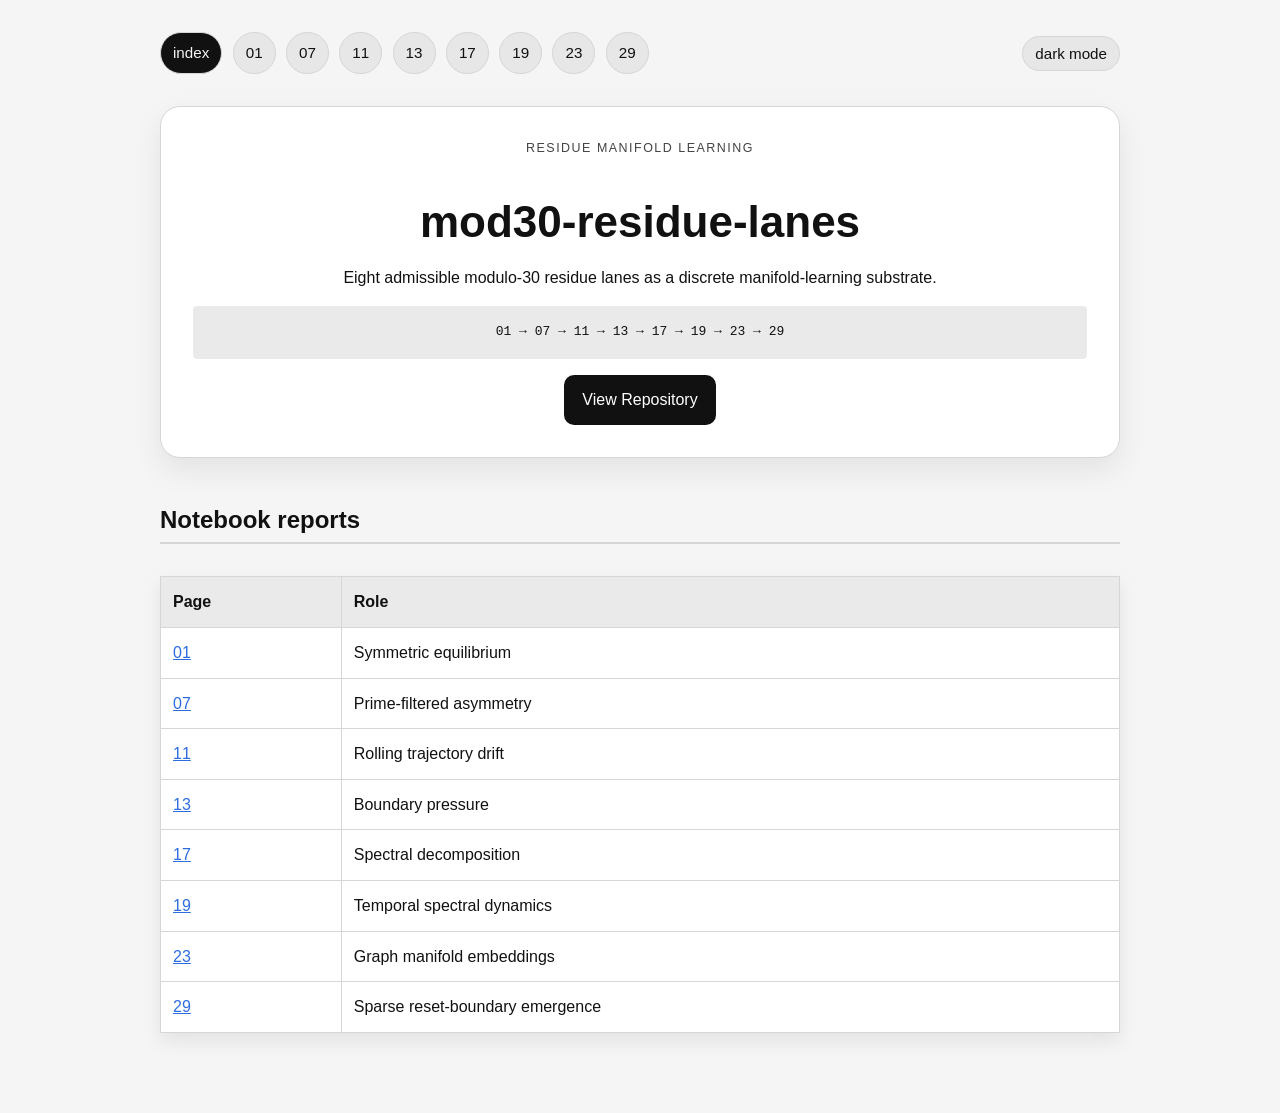
<file: site/index.html>
<!DOCTYPE html>
<html lang="en">
<head>
  <meta charset="utf-8">
  <meta name="viewport" content="width=device-width, initial-scale=1">
  <title>mod30-residue-lanes</title>
  <meta name="description" content="Residue Manifold Learning over constrained mod30 residue lanes.">
  <link rel="stylesheet" href="assets/styles.css">
  <script src="assets/theme.js" defer></script>
</head>
<body>
<main>
  <nav class="topnav" aria-label="Notebook navigation">
    <a href="index.html" aria-current="page">index</a>
    <a href="01.html">01</a>
    <a href="07.html">07</a>
    <a href="11.html">11</a>
    <a href="13.html">13</a>
    <a href="17.html">17</a>
    <a href="19.html">19</a>
    <a href="23.html">23</a>
    <a href="29.html">29</a>
    <button class="theme-toggle" type="button" aria-label="Toggle dark mode">dark mode</button>
  </nav>
  <section class="hero">
    <p class="eyebrow">Residue Manifold Learning</p>
    <h1>mod30-residue-lanes</h1>
    <p>Eight admissible modulo-30 residue lanes as a discrete manifold-learning substrate.</p>
<pre>01 → 07 → 11 → 13 → 17 → 19 → 23 → 29</pre>
    <div class="button-row">
      <a class="repo-link" href="https://github.com/thinkthoughts/mod30-residue-lanes" target="_blank" rel="noopener">View Repository</a>
    </div>
  </section>
  <section>
    <h2>Notebook reports</h2>
    <table>
      <tr><th>Page</th><th>Role</th></tr>
      <tr><td><a href="01.html">01</a></td><td>Symmetric equilibrium</td></tr>
      <tr><td><a href="07.html">07</a></td><td>Prime-filtered asymmetry</td></tr>
      <tr><td><a href="11.html">11</a></td><td>Rolling trajectory drift</td></tr>
      <tr><td><a href="13.html">13</a></td><td>Boundary pressure</td></tr>
      <tr><td><a href="17.html">17</a></td><td>Spectral decomposition</td></tr>
      <tr><td><a href="19.html">19</a></td><td>Temporal spectral dynamics</td></tr>
      <tr><td><a href="23.html">23</a></td><td>Graph manifold embeddings</td></tr>
      <tr><td><a href="29.html">29</a></td><td>Sparse reset-boundary emergence</td></tr>
    </table>
  </section>
</main>
</body>
</html>
</file>
<file: site/assets/styles.css>
:root {
  --bg: #f5f5f5;
  --surface: #ffffff;
  --surface-soft: #eaeaea;
  --text: #111111;
  --muted: #444444;
  --line: #d6d6d6;
  --button: #111111;
  --button-text: #ffffff;
  --accent: #2d6cdf;
  --accent-hover: #1f54b0;
  --nav-bg: #e7e7e7;
  --nav-hover: #d6d6d6;
  --shadow: rgba(0, 0, 0, 0.08);
}

:root[data-theme="dark"] {
  --bg: #0d1117;
  --surface: #161b22;
  --surface-soft: #21262d;
  --text: #f0f3f6;
  --muted: #b7c0cc;
  --line: #30363d;
  --button: #f0f3f6;
  --button-text: #0d1117;
  --accent: #58a6ff;
  --accent-hover: #79b8ff;
  --nav-bg: #21262d;
  --nav-hover: #30363d;
  --shadow: rgba(0, 0, 0, 0.35);
}

* { box-sizing: border-box; }

body {
  margin: 0;
  padding: 0;
  background: var(--bg);
  color: var(--text);
  font-family: Arial, sans-serif;
  line-height: 1.6;
  transition: background 0.2s ease, color 0.2s ease;
}

main {
  max-width: 1000px;
  margin: auto;
  padding: 32px 20px 48px;
}

h1, h2, h3 { line-height: 1.2; }

h1 {
  font-size: clamp(2rem, 5vw, 2.75rem);
  margin-bottom: 0.5rem;
}

h2 {
  margin-top: 3rem;
  border-bottom: 2px solid var(--line);
  padding-bottom: 0.5rem;
}

a { color: var(--accent); }

code, pre {
  background: var(--surface-soft);
  padding: 2px 6px;
  border-radius: 4px;
}

pre {
  padding: 16px;
  overflow-x: auto;
}

.topnav {
  margin-bottom: 2rem;
  display: flex;
  gap: 0.65rem;
  flex-wrap: wrap;
  align-items: center;
}

.topnav a,
.theme-toggle {
  text-decoration: none;
  color: var(--text);
  background: var(--nav-bg);
  border: 1px solid var(--line);
  padding: 8px 12px;
  border-radius: 999px;
  font-size: 0.95rem;
}

.topnav a:hover,
.theme-toggle:hover { background: var(--nav-hover); }

.topnav a[aria-current="page"] {
  background: var(--text);
  color: var(--bg);
}

.theme-toggle {
  cursor: pointer;
  margin-left: auto;
  font-family: inherit;
}

.hero {
  text-align: center;
  margin-bottom: 3rem;
  padding: 2rem;
  background: var(--surface);
  border: 1px solid var(--line);
  border-radius: 20px;
  box-shadow: 0 12px 30px var(--shadow);
}

.eyebrow {
  color: var(--muted);
  text-transform: uppercase;
  letter-spacing: 0.12em;
  font-size: 0.78rem;
  margin: 0 0 0.75rem;
}

.button-row {
  display: flex;
  justify-content: center;
  gap: 0.75rem;
  flex-wrap: wrap;
  margin-top: 1rem;
}

.repo-link,
.notebook-link {
  display: inline-block;
  padding: 12px 18px;
  color: var(--button-text);
  text-decoration: none;
  border-radius: 10px;
  transition: transform 0.2s ease, opacity 0.2s ease, background 0.2s ease;
}

.repo-link { background: var(--button); }

.notebook-link {
  background: var(--accent);
  color: #ffffff;
}

.repo-link:hover,
.notebook-link:hover {
  opacity: 0.9;
  transform: translateY(-1px);
}

.notebook-link:hover { background: var(--accent-hover); }

.figure { margin: 3rem 0; }

.figure img {
  width: 100%;
  border-radius: 14px;
  border: 1px solid var(--line);
  background: var(--surface);
  box-shadow: 0 10px 24px var(--shadow);
}

.caption {
  margin-top: 0.75rem;
  color: var(--muted);
  font-size: 0.95rem;
}

table {
  width: 100%;
  border-collapse: collapse;
  margin: 2rem 0;
  background: var(--surface);
  box-shadow: 0 8px 18px var(--shadow);
}

th, td {
  border: 1px solid var(--line);
  padding: 12px;
  text-align: left;
}

th { background: var(--surface-soft); }

footer {
  margin-top: 5rem;
  padding-top: 2rem;
  border-top: 2px solid var(--line);
  color: var(--muted);
  font-size: 0.9rem;
}

@media (max-width: 700px) {
  main { padding: 20px 14px 36px; }
  .theme-toggle { margin-left: 0; }
  .hero { padding: 1.25rem; }
}
</file>
